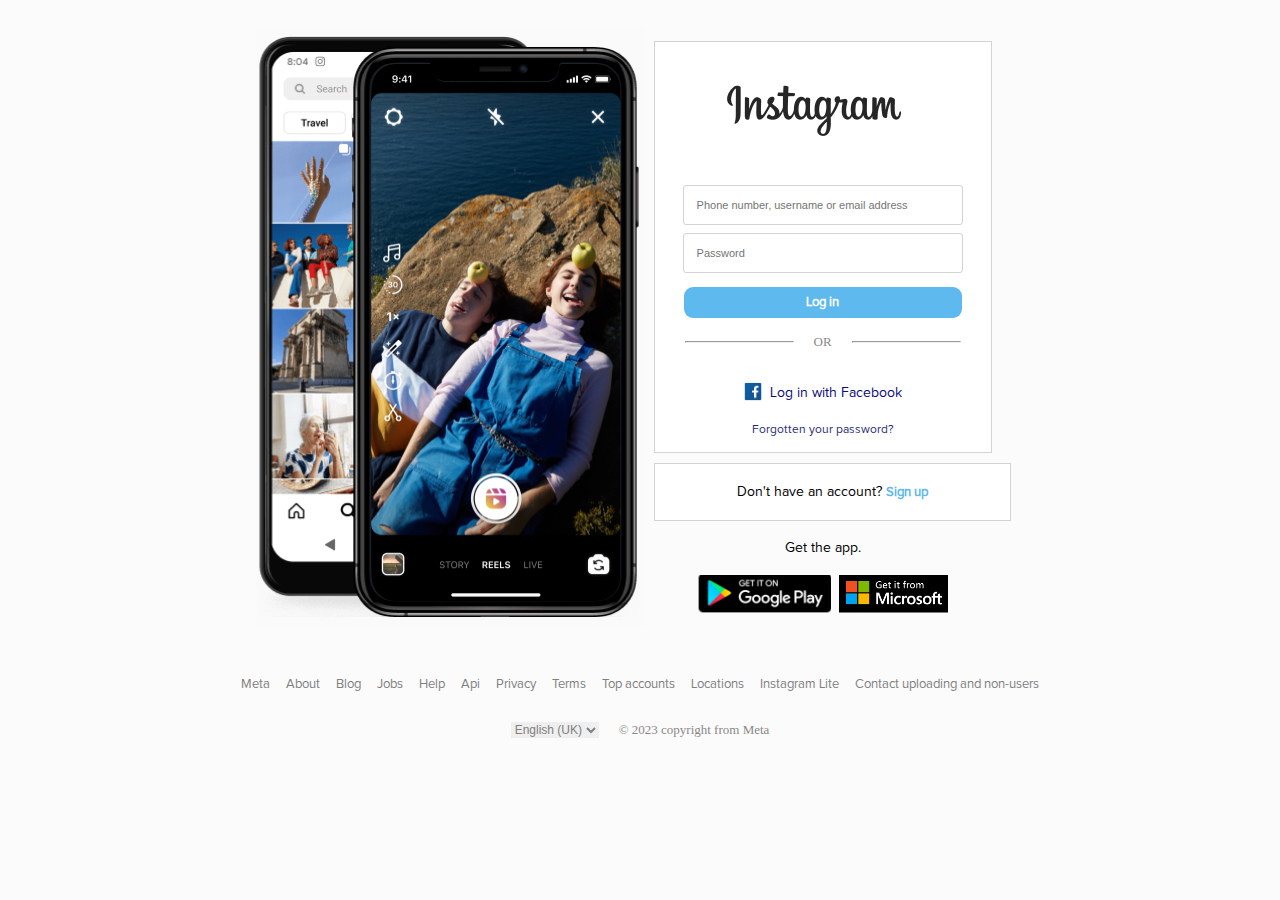
<file: index.html>
<!DOCTYPE html>
<html lang="en">
<head>
    <meta charset="UTF-8">
    <meta http-equiv="X-UA-Compatible" content="IE=edge">
    <meta name="viewport" content="width=device-width, initial-scale=1.0">
    <title>Instagram</title>
    <link rel="stylesheet" href="style.css">
    <link rel="shortcut icon" href="./fonts/icons8-instagram-32.png" type="image/x-icon">
</head>
<body>
    <div class="container">
        <div class="imgleft">
            <img src="./images/instagram(img).PNG" alt="404 error">
        </div>
        <div class="form">
            <div class="formright">
                <div class="logo">
                    <a href="./instalogin.html"><img src="./images/insta(logo2).PNG" alt="404 error"></a>
                </div>
                <form action="#">
                    <div class="emailinp">
                        <input type="email" placeholder="Phone number, username or email address ">
                    </div>
                    <div class="passinp">
                        <input type="password" placeholder="Password">
                    </div>
                    <button id="btn">Log in</button>
                </form>
                <div class="line">
                    <div class="lineh1">
                        <hr>
                    </div>
                    <span>OR</span>
                    <div class="lineh2">
                        <hr>
                    </div>
                </div>
                <div class="links">
                    <div class="image">
                        <img src="./images/icons8-facebook-48.png" alt="404 error">
                    </div>
                    <div>
                        <a href="https://www.facebook.com/" id="facebooklogin">Log in with Facebook</a>
                    </div>
                    <br><br>
                    <span><a href="https://www.instagram.com/accounts/password/reset/" id="forgottenpass">Forgotten your password?</a></span>
                </div>
            </div>
            <div class="signupp">
                <p>Don't have an account? <span><a href="https://www.instagram.com/accounts/emailsignup/">Sign up</a></span></p>
            </div>
            <div class="paraa">
                <p>Get the app.</p>
            </div>
            <div class="container2">
                <div id="google">
                    <img src="./images/insta(googleplay).PNG" alt="404 error">
                </div>
                <div id="microsoft">
                    <img src="./images/insta(microsoft).PNG" alt="404 error">
                </div>
            </div>
        </div>
    </div>
    <footer>
        <div class="extralinks">
            <div>
                <a href="#">Meta</a>
            </div>
            <div>
                <a href="#">About</a>
            </div>
            <div>
                <a href="#">Blog</a>
            </div>
            <div>
                <a href="#">Jobs</a>
            </div>
            <div>
                <a href="#">Help</a>
            </div>
            <div>
                <a href="#">Api</a>
            </div>
            <div>
                <a href="#">Privacy</a>
            </div>
            <div>
                <a href="#">Terms</a>
            </div>
            <div>
                <a href="#">Top accounts</a>
            </div>
            <div>
                <a href="#">Locations</a>
            </div>
            <div>
                <a href="#">Instagram Lite</a>
            </div>
            <div>
                <a href="#">Contact uploading and non-users</a>
            </div>
        </div>
        <div class="copyright">
            <div>
                <select name="English (UK)" >
                    <option value="#">English (UK)</option>
                    <option value="#">English (UK)</option>
                    <option value="#">English (UK)</option>
                    <option value="#">English (UK)</option>
                    <option value="#">English (UK)</option>
                    <option value="#">English (UK)</option>
                    <option value="#">English (UK)</option>
                    <option value="#">English (UK)</option>
                    <option value="#">English (UK)</option>
                    <option value="#">English (UK)</option>
                    <option value="#">English (UK)</option>
                    <option value="#">English (UK)</option>
                    <option value="#">English (UK)</option>
                    <option value="#">English (UK)</option>
                </select>
            </div>
            <div>
                <span>&#169; 2023 copyright from Meta</span>
            </div>
        </div>
    </footer>
</body>
</html>
</file>
<file: style.css>
@font-face {
    font-family: 'proxima';
    src: url(./fonts/Proxima\ Nova\ Font.otf);
}

body {
    margin: 0px;
    padding: 0px;
    background-color: #fbfbfb;
}

.container {
    /* border: 2px solid green; */
    width: 60%;
    margin: 10px auto;
    padding: 17px 8px 17px 8px;
    display: block;
}

.formright {
    border: 1px solid lightgrey;
    text-align: center;
    height: 410px;
    background-color: white;
    margin-top: 14px;
}

.imgleft {
    display: inline-block;
    width: 48%;
}

.form {
    display: inline-block;
    width: 44%;
    /* border: 2px solid green; */
    vertical-align: top;
    height: 587px;
    margin-left: 17px;
    padding: 0px 8px 8px 8px;
}

.logo {
    text-align: center;
    margin-top: 30px;
    margin-bottom: 40px;
}

.emailinp {
    /* border: 2px solid green; */
    margin: 4px 4px 0px 4px;
    padding: 2px;
}

.emailinp input {
    border-radius: 3px;
    padding: 13px;
    width: 252px;
    background-color: white;
    font-size: 11px;
    border: 1px solid lightgrey;
    font-family:   sans-serif;
}

.passinp {
    /* border: 2px solid green; */
    margin: 4px 4px 0px 4px;
    padding: 2px;
}

.passinp input {
    border-radius: 3px;
    padding: 13px;
    width: 252px;
    background-color: white;
    font-size: 11px;
    border: 1px solid lightgrey;
    font-family: sans-serif;
}

#btn {
    /* border: 2px solid green; */
    width: 278px;
    padding: 9px;
    border-radius: 9px;
    background-color: rgb(94, 185, 238);
    color: white;
    margin: 12px 4px 0px 4px;
    border: none;
    font-family: 'proxima';
    font-size: 13px;
    font-weight: 800;
}

.line {
    display: block;
    /* border: 2px solid green; */
    margin: 14px 4px 0px 4px;
}

.lineh1 {
    text-align: center;
    display: inline-block;
    width: 109px;
    color: lightgrey;
    margin: 0px 16px 0px 0px;

}

hr {
    margin: 0px 0px 3px 0px;
}

.lineh2 {
    text-align: center;
    display: inline-block;
    width: 109px;
    color: lightgrey;
    margin: 0px 0px 0px 16px;
}

span {
    font-family: fangsong;
    font-size: 13px;
    color: rgb(139, 136, 136);
}

.links {
    /* border: 2px solid blue; */
    margin: 20px 4px 0px 4px;
    padding: 4px;
}

.links a {
    text-decoration: none;
}

.links img {
    width: 22px;
    height: 23px;
}

.links div {
    display: inline-block;
}

.image {
    position: relative;
    top: 6px;
    right: 2px;
}

.signupp {
    display: inline-block;
    border: 1px solid lightgrey;
    margin: 10px 0px 0px 0px;
    width: 343px;
    text-align: center;
    background-color: white;
    padding: 6px;
}

.signupp a {
    text-decoration: none;
    color: rgb(94, 185, 238);
    font-weight: bold;
    font-family: 'proxima';
}

.signupp p {
    font-family: 'proxima';
    font-size: 14px;
}

.paraa {
    text-align: center;
    margin-top: 20px;
}

.paraa p {
    font-family: 'proxima';
    font-size: 14px;
}
.container2 {
    display: block;
    text-align: center;
    margin-top: 20px;
}

#google {
    display: inline-block;
    margin-right: 2px;
}

#microsoft {
    display: inline-block;
    margin-left: 2px;
}

#facebooklogin {
    color: rgb(10, 10, 122);
    font-family: 'proxima';
    font-size: 14px;
}

#forgottenpass {
    color: rgb(40, 40, 117);
    font-family: 'proxima';
    font-size: 12px;
}
.extralinks{
    display: block;
    text-align: center;
}
.extralinks div{
    display: inline-block;
    margin: 16px 6px 6px 6px;
}
.extralinks a{
    text-decoration: none;
    color: gray;
    font-size: 13px;
    font-family: 'proxima';
}
.extralinks a:hover{
    text-decoration: underline;
}
.copyright{
    display: block;
    text-align: center;
    margin-top: 14px;
    margin-bottom: 40px;
}
.copyright div{
    display: inline-block;
    padding: 8px;
}
.copyright select{
    border: none;
    color: gray;
    outline: 0px;
    font-size: 12px;
}
.copyright option{
    font-size: 12px;
}
</file>
